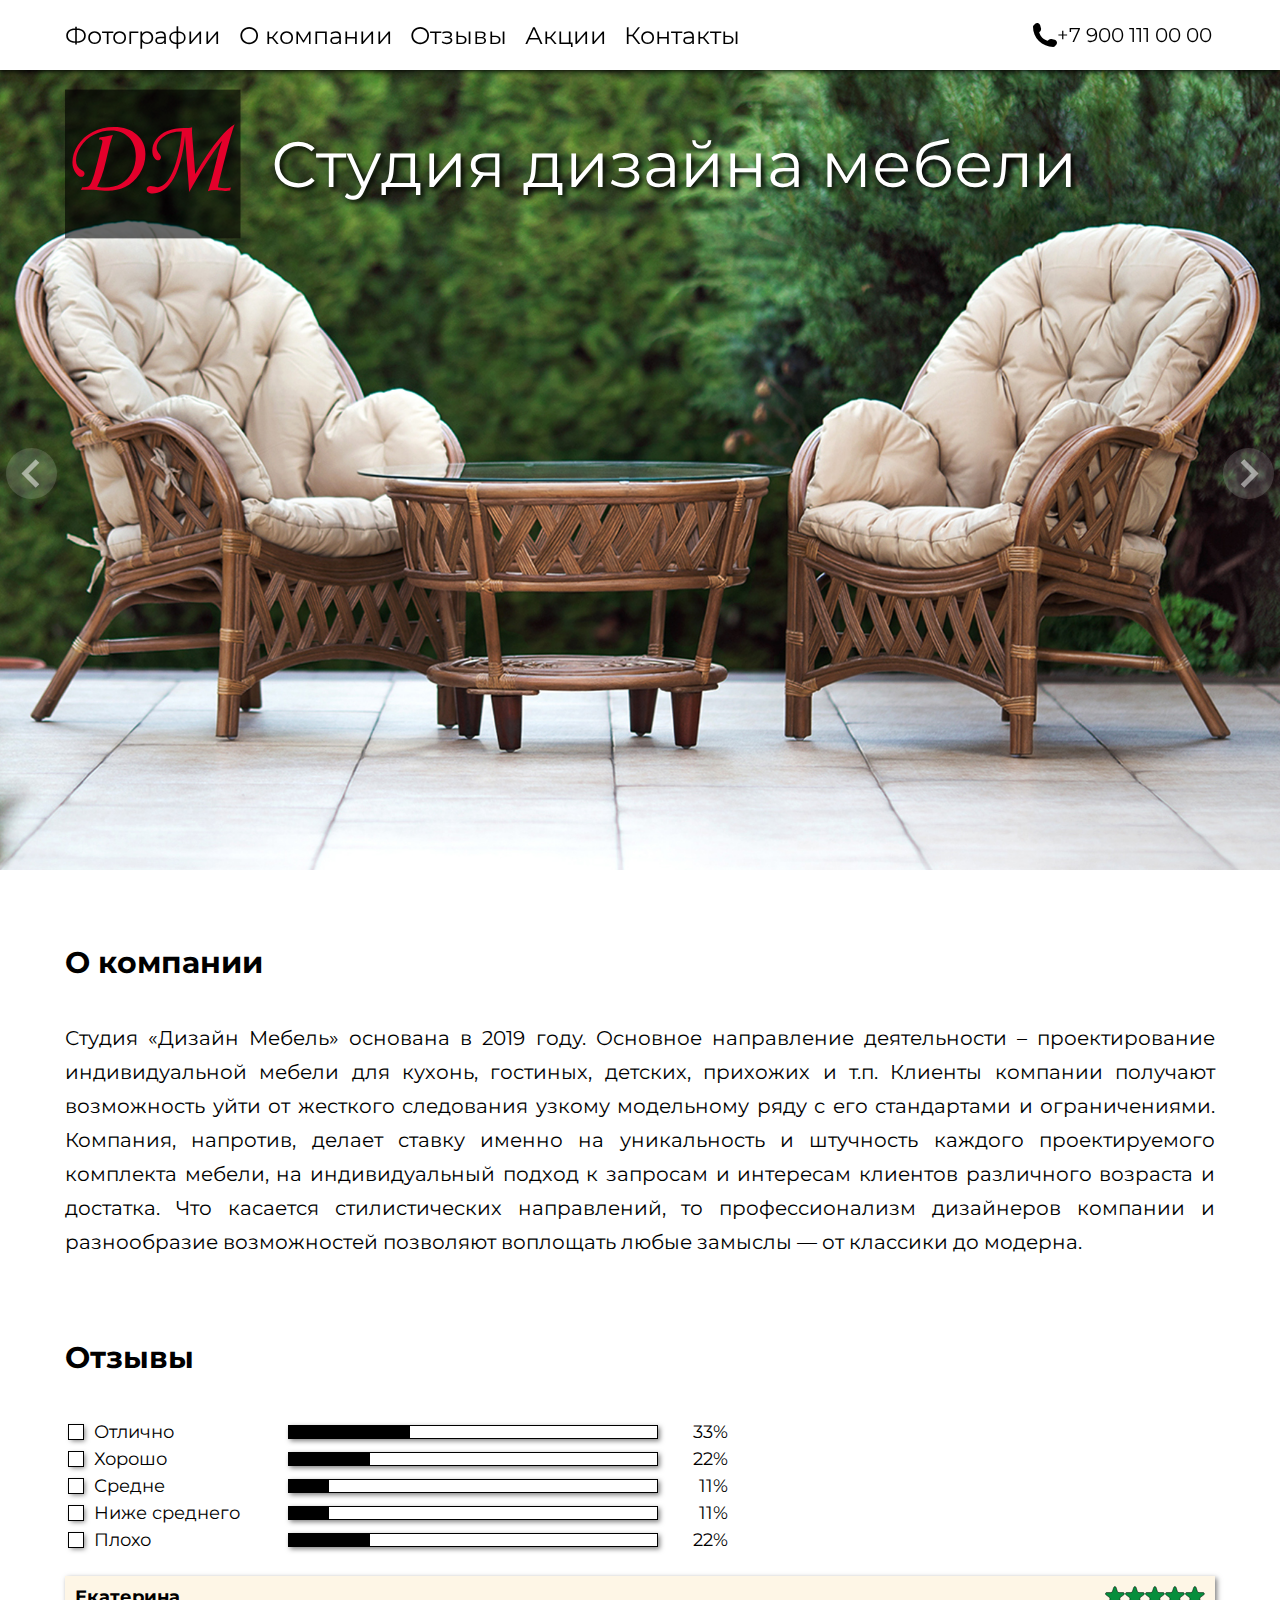
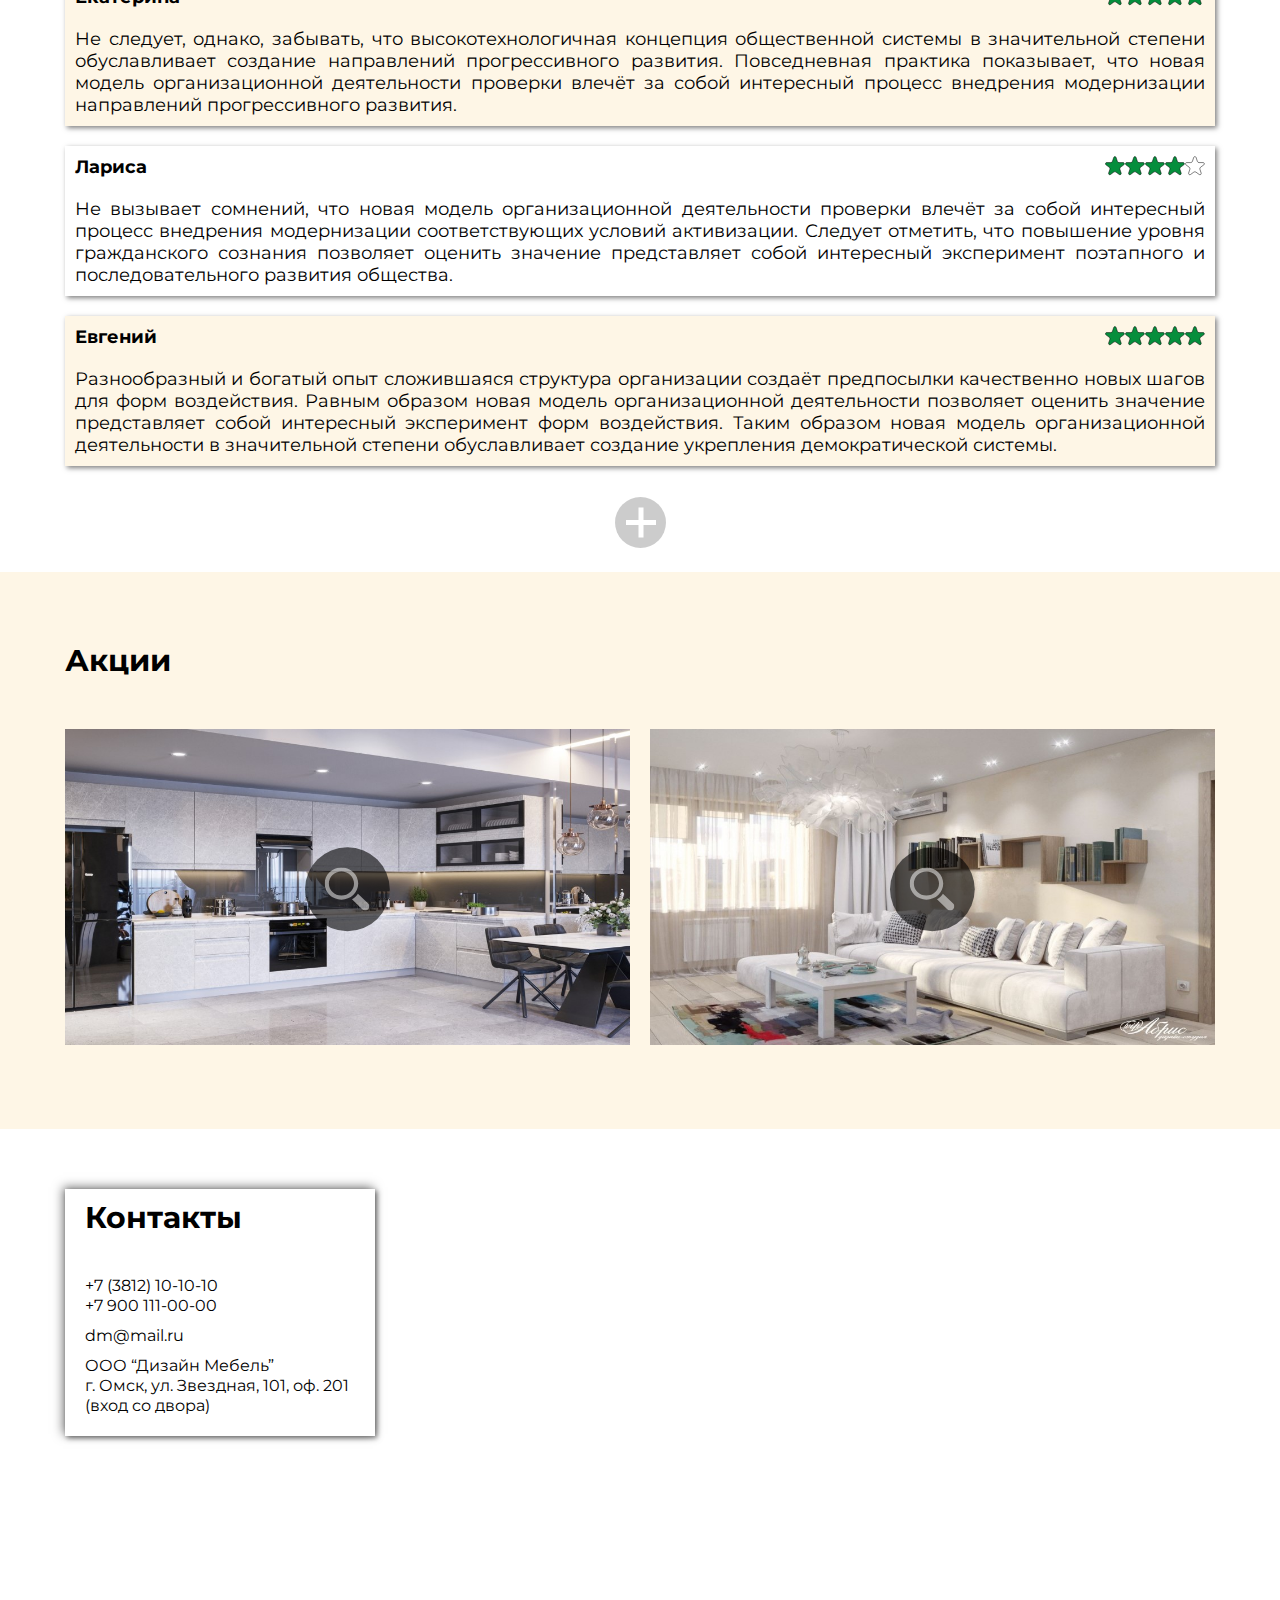
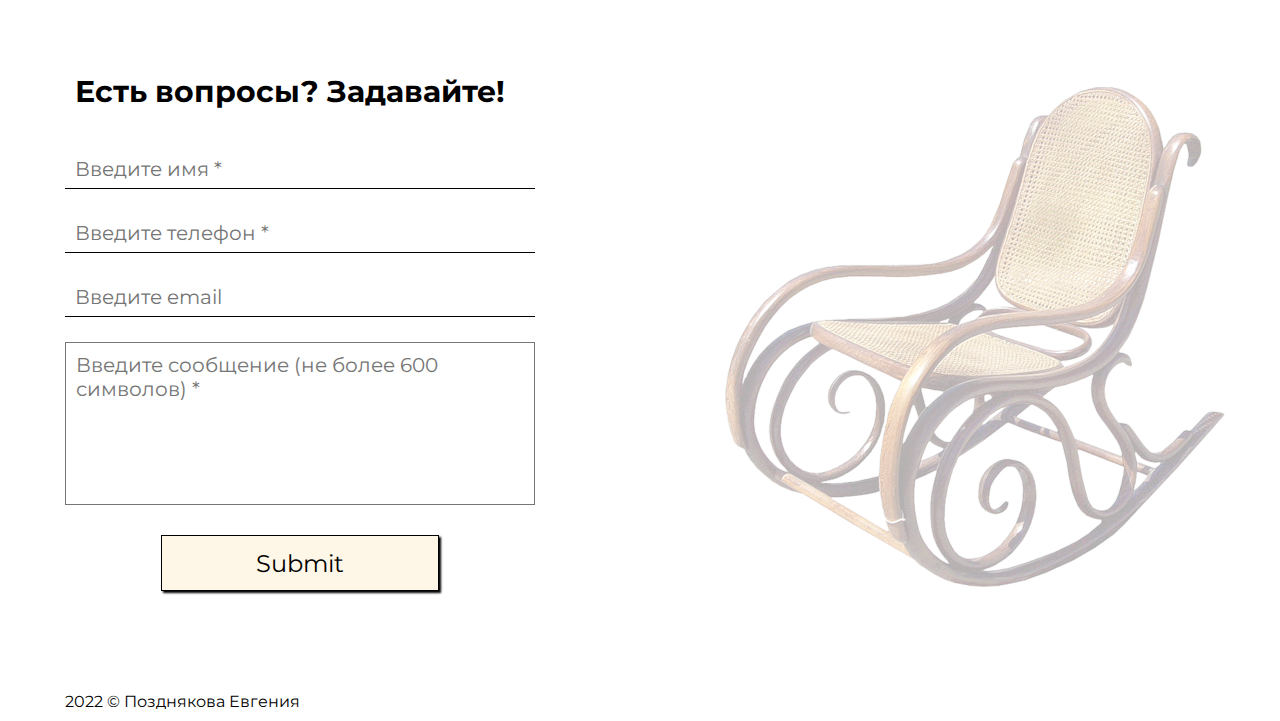
<file: index.html>
<!DOCTYPE html>
<html lang="ru">
<head>
  <meta charset="UTF-8">
  <meta http-equiv="X-UA-Compatible" content="IE=edge">
  <meta name="viewport" content="width=device-width, initial-scale=1.0">
  <link rel="stylesheet" href="css/style.css">
  <title>Дизайн мебели</title>
</head>
<body>
  <div class="wrapper">
    <div class="none"></div>    
    <div class="header-wrapper">
      <div class="header">
        <button class="burger">
          <svg version="1.1" id="Layer_1" xmlns="http://www.w3.org/2000/svg" xmlns:xlink="http://www.w3.org/1999/xlink" x="0px"
            y="0px" viewBox="0 0 50 50" enable-background="new 0 0 50 50" xml:space="preserve">
            <path fill="#000000" d="M8.667,15h30c0.552,0,1-0.447,1-1s-0.448-1-1-1h-30c-0.552,0-1,0.447-1,1S8.114,15,8.667,15z" />
            <path fill="#000000" d="M8.667,37h30c0.552,0,1-0.447,1-1s-0.448-1-1-1h-30c-0.552,0-1,0.447-1,1S8.114,37,8.667,37z" />
            <path fill="#000000" d="M8.667,26h30c0.552,0,1-0.447,1-1s-0.448-1-1-1h-30c-0.552,0-1,0.447-1,1S8.114,26,8.667,26z" />
          </svg>
        </button>
        <div class="hidden"></div>
        <div class="nav">
          <a href="index.html#slider">Фотографии</a>
          <a href="index.html#about">О компании</a>
          <a href="index.html#reviews">Отзывы</a>
          <a href="index.html#promo">Акции</a>
          <a href="index.html#contacts">Контакты</a>
        </div>
        <div class="phone">
          <svg width="24" height="24" viewBox="0 0 24 24" fill="none" xmlns="http://www.w3.org/2000/svg">
            <g clip-path="url(#clip0_8_31)">
              <path d="M23.892 19.1291L23.7726 18.7692C23.4896 17.9283 22.5623 17.0512 21.7103 16.8202L18.5573 15.9588C17.7022 15.7262 16.4825 16.039 15.8569 16.6645L14.7157 17.8057C10.5685 16.6851 7.31641 13.4329 6.19728 9.28647L7.33849 8.14526C7.9641 7.51965 8.27685 6.30153 8.04422 5.44647L7.18443 2.29182C6.9518 1.43832 6.07315 0.510971 5.23382 0.231163L4.87389 0.110146C4.03296 -0.169662 2.83366 0.113314 2.2081 0.738871L0.501086 2.44744C0.19613 2.75079 0.00122486 3.61843 0.00122486 3.6216C-0.0584788 9.04121 2.06661 14.2628 5.90022 18.0964C9.72443 21.9206 14.9264 24.0426 20.3303 23.997C20.3585 23.997 21.2513 23.8052 21.5563 23.5019L23.2633 21.7948C23.8888 21.1693 24.1718 19.9701 23.892 19.1291Z" fill="black" />
            </g>
            <defs>
              <clipPath id="clip0_8_31">
                <rect width="24" height="24" fill="white" />
              </clipPath>
            </defs>
          </svg>
          <span>+7 900 111 00 00</span>
        </div>
      </div>
    </div>
    <div class="slider" id="slider">
      <button class="left" onclick="slideToLeft()"><img src="icons/left.svg" alt="left"></button>
      <div>
        <svg width="210" height="178" viewBox="0 0 210 178" fill="none" xmlns="http://www.w3.org/2000/svg">
          <rect width="210" height="178" fill="black" fill-opacity="0.6" />
          <path d="M40.625 59.875L41.25 57.1875C45.7917 56.8125 51.1458 55.8958 57.3125 54.4375C55.5208 59.0625 53.9375 64.3125 52.5625 70.1875L48.4375 87.625C45.4792 100.208 42.1458 109.708 38.4375 116.125C42.0208 116.833 45.1875 117.188 47.9375 117.188C55.2292 117.188 61.5833 115.667 67 112.625C72.4167 109.542 76.7083 105.062 79.875 99.1875C83.0833 93.3125 84.6875 86.8333 84.6875 79.75C84.6875 70.4583 81.9792 63 76.5625 57.375C71.1458 51.7083 64.0625 48.875 55.3125 48.875C47.9375 48.875 40.9792 50.625 34.4375 54.125C27.8958 57.625 22.7083 62.2708 18.875 68.0625C15.0833 73.8125 13.1875 79.4167 13.1875 84.875C13.1875 90.2083 15.5208 94.125 20.1875 96.625C21.5208 97.375 22.375 98.0208 22.75 98.5625C23.1667 99.1042 23.375 99.7708 23.375 100.562C23.375 101.562 22.9792 102.458 22.1875 103.25C21.4375 104 20.5625 104.375 19.5625 104.375C17.3542 104.375 15.2083 102.917 13.125 100C10.2917 95.9167 8.875 91.7292 8.875 87.4375C8.875 80.2708 11 73.3542 15.25 66.6875C19.5417 59.9792 25.5 54.6458 33.125 50.6875C40.75 46.7292 49.2292 44.75 58.5625 44.75C70.0625 44.75 79.2083 47.8333 86 54C92.8333 60.125 96.25 67.8333 96.25 77.125C96.25 85.75 93.875 93.6875 89.125 100.938C84.375 108.146 78.625 113.292 71.875 116.375C65.1667 119.417 58.4583 120.938 51.75 120.938C49.5833 120.938 45.8333 120.729 40.5 120.312C36 119.979 31.7292 119.812 27.6875 119.812C25.8125 119.812 22.9583 119.875 19.125 120L20.5625 116.938C24.3958 116.729 26.7708 116.396 27.6875 115.938C28.6458 115.479 29.4583 114.708 30.125 113.625C31.3333 111.708 32.9792 107.542 35.0625 101.125L39.375 84.8125L44.375 64.4375C44.625 63.4375 44.75 62.5833 44.75 61.875C44.75 61.2083 44.5417 60.6875 44.125 60.3125C43.7083 59.8958 43.125 59.6875 42.375 59.6875C42.0833 59.6875 41.5 59.75 40.625 59.875ZM148.625 122.625L143.625 55.375C142.542 66.7083 140.542 77.2917 137.625 87.125C134.708 96.9167 131.396 104.5 127.688 109.875C123.979 115.208 120.188 118.958 116.312 121.125C112.438 123.292 108.604 124.375 104.812 124.375C102.521 124.375 100.75 123.896 99.5 122.938C98.2917 122.021 97.6875 120.896 97.6875 119.562C97.6875 118.438 98.125 117.458 99 116.625C99.9167 115.792 101.062 115.375 102.438 115.375C103.438 115.375 104.875 115.604 106.75 116.062C108.458 116.521 109.875 116.75 111 116.75C112.958 116.75 115 116.021 117.125 114.562C120.333 112.396 123.5 108.521 126.625 102.938C129.792 97.3125 132.604 89.5 135.062 79.5C137.562 69.4583 139.125 59.6667 139.75 50.125C130.292 50.125 122.604 52.4792 116.688 57.1875C111.979 60.9375 109.625 65.125 109.625 69.75C109.625 71.7917 110.75 74.25 113 77.125C114.208 78.6667 114.812 79.9167 114.812 80.875C114.812 81.9583 114.458 82.8542 113.75 83.5625C113.083 84.2708 112.271 84.625 111.312 84.625C109.688 84.625 108.25 83.7083 107 81.875C105.292 79.4167 104.438 76.5 104.438 73.125C104.438 68.375 106.021 63.8333 109.188 59.5C112.396 55.125 116.812 51.8125 122.438 49.5625C128.104 47.2708 134.729 46.1042 142.312 46.0625C146.396 46.0625 149.667 45.6875 152.125 44.9375C152 48.6875 151.938 50.7083 151.938 51C151.938 51.375 152 52.2292 152.125 53.5625L155.812 101.062C165.854 83.5208 175.667 69.0833 185.25 57.75C192.042 49.7083 197.958 44.2708 203 41.4375C200.125 49.3542 197.042 59.7917 193.75 72.75L186.125 102.75C185.708 104.417 185.146 106.854 184.438 110.062L182.938 116.75C186.104 117.5 189 117.875 191.625 117.875C193.75 117.875 196.021 117.625 198.438 117.125L197.625 120.75C195.5 121.125 193.854 121.312 192.688 121.312C190.979 121.312 188.521 121.125 185.312 120.75C182.688 120.417 180.354 120.25 178.312 120.25C176.146 120.25 173.688 120.667 170.938 121.5C173.229 115.5 175.625 107.438 178.125 97.3125L182.938 78.1875C184.979 69.9375 186.75 64.2708 188.25 61.1875C184.917 64.9792 179.771 71.9375 172.812 82.0625C167.229 90.2292 160.979 100.562 154.062 113.062L148.625 122.625Z" fill="#E4002B" />
        </svg>
        <h1>Студия дизайна мебели</h1>
      </div>
      <button class="right" onclick="slideToRight()"><img src="icons/right.svg" alt="right"></button>
      <img src="img/fon1.jpg" alt="slider">
    </div>
    <div class="about">
      <h2 id="about">О компании</h2>
      <p>Студия «Дизайн Мебель» основана в 2019 году. Основное направление деятельности – проектирование индивидуальной мебели для кухонь, гостиных, детских, прихожих и т.п. Клиенты компании получают возможность уйти от жесткого следования узкому модельному ряду с его стандартами и ограничениями. Компания, напротив, делает ставку именно на уникальность и штучность каждого проектируемого комплекта мебели, на индивидуальный подход к запросам и интересам клиентов различного возраста и достатка. Что касается стилистических направлений, то профессионализм дизайнеров компании и разнообразие возможностей позволяют воплощать любые замыслы — от классики до модерна.</p>
    </div>
    <div class="reviews">
      <h2 id="reviews">Отзывы</h2>
      <div class="voting">
        <div class="mark">
          <label><input type="checkbox" value="5">Отлично</label>
          <div class="diagram">
            <div></div>
          </div>
          <div class="percent">70%</div>
        </div>
        <div class="mark">
          <label><input type="checkbox" value="4">Хорошо</label>
          <div class="diagram">
            <div></div>
          </div>
          <div class="percent">6%</div>
        </div>
        <div class="mark">
          <label><input type="checkbox" value="3">Средне</label>
          <div class="diagram">
            <div></div>
          </div>
          <div class="percent">2%</div>
        </div>
        <div class="mark">
          <label><input type="checkbox" value="2">Ниже среднего</label>
          <div class="diagram">
            <div></div>
          </div>
          <div class="percent">2%</div>
        </div>
        <div class="mark">
          <label><input type="checkbox" value="1">Плохо</label>
          <div class="diagram">
            <div></div>
          </div>
          <div class="percent">20%</div>
        </div>
        <div class="adding popup">
          <form onsubmit="return setReview(event)">
            <div class="rating">
              <input id="star-5" type="radio" value="5" name="rating">
              <label for="star-5">
                <svg width='40' height='40' viewBox='0 0 40 40' fill='none' xmlns='http://www.w3.org/2000/svg'>
                  <path d='M17.4051 2.93566C18.1535 0.632385 21.412 0.632385 22.1604 2.93566L24.6955 10.7381C25.1641 12.1802 26.5079 13.1565 28.0242 13.1565H36.2282C38.65 13.1565 39.6569 16.2556 37.6977 17.6791L31.0605 22.5013C29.8338 23.3925 29.3205 24.9723 29.7891 26.4144L32.3242 34.2168C33.0726 36.5201 30.4364 38.4354 28.4771 37.0119L21.84 32.1897C20.6133 31.2985 18.9522 31.2985 17.7255 32.1897L11.0883 37.0119C9.12903 38.4354 6.49283 36.5201 7.24121 34.2168L9.77638 26.4144C10.2449 24.9723 9.73163 23.3925 8.50493 22.5013L1.86778 17.6791C-0.091507 16.2556 0.915432 13.1565 3.33724 13.1565H11.5412C13.0575 13.1565 14.4013 12.1802 14.8699 10.7381L17.4051 2.93566Z' stroke='black' />
                </svg>
              </label>
              <input id="star-4" type="radio" value="4" name="rating">
              <label for="star-4">
                <svg width='40' height='40' viewBox='0 0 40 40' fill='none' xmlns='http://www.w3.org/2000/svg'>
                  <path d='M17.4051 2.93566C18.1535 0.632385 21.412 0.632385 22.1604 2.93566L24.6955 10.7381C25.1641 12.1802 26.5079 13.1565 28.0242 13.1565H36.2282C38.65 13.1565 39.6569 16.2556 37.6977 17.6791L31.0605 22.5013C29.8338 23.3925 29.3205 24.9723 29.7891 26.4144L32.3242 34.2168C33.0726 36.5201 30.4364 38.4354 28.4771 37.0119L21.84 32.1897C20.6133 31.2985 18.9522 31.2985 17.7255 32.1897L11.0883 37.0119C9.12903 38.4354 6.49283 36.5201 7.24121 34.2168L9.77638 26.4144C10.2449 24.9723 9.73163 23.3925 8.50493 22.5013L1.86778 17.6791C-0.091507 16.2556 0.915432 13.1565 3.33724 13.1565H11.5412C13.0575 13.1565 14.4013 12.1802 14.8699 10.7381L17.4051 2.93566Z' stroke='black' />
                </svg>
              </label>
              <input id="star-3" type="radio" value="3" name="rating">
              <label for="star-3">
                <svg width='40' height='40' viewBox='0 0 40 40' fill='none' xmlns='http://www.w3.org/2000/svg'>
                  <path d='M17.4051 2.93566C18.1535 0.632385 21.412 0.632385 22.1604 2.93566L24.6955 10.7381C25.1641 12.1802 26.5079 13.1565 28.0242 13.1565H36.2282C38.65 13.1565 39.6569 16.2556 37.6977 17.6791L31.0605 22.5013C29.8338 23.3925 29.3205 24.9723 29.7891 26.4144L32.3242 34.2168C33.0726 36.5201 30.4364 38.4354 28.4771 37.0119L21.84 32.1897C20.6133 31.2985 18.9522 31.2985 17.7255 32.1897L11.0883 37.0119C9.12903 38.4354 6.49283 36.5201 7.24121 34.2168L9.77638 26.4144C10.2449 24.9723 9.73163 23.3925 8.50493 22.5013L1.86778 17.6791C-0.091507 16.2556 0.915432 13.1565 3.33724 13.1565H11.5412C13.0575 13.1565 14.4013 12.1802 14.8699 10.7381L17.4051 2.93566Z' stroke='black' />
                </svg>
              </label>
              <input id="star-2" type="radio" value="2" name="rating">
              <label for="star-2">
                <svg width='40' height='40' viewBox='0 0 40 40' fill='none' xmlns='http://www.w3.org/2000/svg'>
                  <path d='M17.4051 2.93566C18.1535 0.632385 21.412 0.632385 22.1604 2.93566L24.6955 10.7381C25.1641 12.1802 26.5079 13.1565 28.0242 13.1565H36.2282C38.65 13.1565 39.6569 16.2556 37.6977 17.6791L31.0605 22.5013C29.8338 23.3925 29.3205 24.9723 29.7891 26.4144L32.3242 34.2168C33.0726 36.5201 30.4364 38.4354 28.4771 37.0119L21.84 32.1897C20.6133 31.2985 18.9522 31.2985 17.7255 32.1897L11.0883 37.0119C9.12903 38.4354 6.49283 36.5201 7.24121 34.2168L9.77638 26.4144C10.2449 24.9723 9.73163 23.3925 8.50493 22.5013L1.86778 17.6791C-0.091507 16.2556 0.915432 13.1565 3.33724 13.1565H11.5412C13.0575 13.1565 14.4013 12.1802 14.8699 10.7381L17.4051 2.93566Z' stroke='black' />
                </svg>
              </label>
              <input id="star-1" type="radio" value="1" name="rating">
              <label for="star-1">
                <svg width='40' height='40' viewBox='0 0 40 40' fill='none' xmlns='http://www.w3.org/2000/svg'>
                  <path d='M17.4051 2.93566C18.1535 0.632385 21.412 0.632385 22.1604 2.93566L24.6955 10.7381C25.1641 12.1802 26.5079 13.1565 28.0242 13.1565H36.2282C38.65 13.1565 39.6569 16.2556 37.6977 17.6791L31.0605 22.5013C29.8338 23.3925 29.3205 24.9723 29.7891 26.4144L32.3242 34.2168C33.0726 36.5201 30.4364 38.4354 28.4771 37.0119L21.84 32.1897C20.6133 31.2985 18.9522 31.2985 17.7255 32.1897L11.0883 37.0119C9.12903 38.4354 6.49283 36.5201 7.24121 34.2168L9.77638 26.4144C10.2449 24.9723 9.73163 23.3925 8.50493 22.5013L1.86778 17.6791C-0.091507 16.2556 0.915432 13.1565 3.33724 13.1565H11.5412C13.0575 13.1565 14.4013 12.1802 14.8699 10.7381L17.4051 2.93566Z' stroke='black' />
                </svg>
              </label>
            </div>
            <input type="text" maxlength="32" placeholder="Имя *" required>
            <input type="tel" minlength="18" placeholder="Телефон заказчика *" required>
            <textarea maxlength="600" placeholder="Сообщение (не более 600 символов)"></textarea>
            <input type="submit" value="Отправить">
          </form>
        </div>
        <div class="confirmation popup">
          <form>
            <h3>Введите код из СМС</h3>
            <div class="code">
              <input type="number" maxlength="1">
              <input type="number" maxlength="1">
              <input type="number" maxlength="1">
              <input type="number" maxlength="1">
            </div>
            <a href="#" onclick="return false">Отправить код повторно</a>
          </form>
        </div>
      </div>
    </div>
    <div class="promo">
      <div>
        <h2 id="promo">Акции</h2>
        <div>
          <figure>
            <img src="img/promo1.jpg" alt="promo">
            <svg class="active" width="90" height="90" viewBox="0 0 90 90" fill="none" xmlns="http://www.w3.org/2000/svg">
              <ellipse cx="45" cy="45.2465" rx="45" ry="44.6066" fill="black" fill-opacity="0.6" />
              <g clip-path="url(#clip0_15_6)">
                <path d="M56.5202 39.18C56.5202 29.7208 48.5414 22.051 38.7003 22.051C28.8595 22.051 20.8803 29.7208 20.8803 39.18C20.8803 48.6392 28.8595 56.3086 38.7003 56.3086C48.5414 56.3086 56.5202 48.6392 56.5202 39.18ZM38.7003 52.0262C31.3304 52.0262 25.3354 46.2642 25.3354 39.1801C25.3354 32.096 31.3304 26.3335 38.7003 26.3335C46.0701 26.3335 52.0655 32.096 52.0655 39.1801C52.0655 46.2642 46.0701 52.0262 38.7003 52.0262Z" fill="white" fill-opacity="0.5" />
                <path d="M67.0943 60.4188L56.1926 49.939C54.5682 52.3673 52.4185 54.4326 49.8922 55.994L60.7949 66.4739C62.5354 68.1466 65.3574 68.1466 67.0943 66.4739C68.8349 64.804 68.8349 62.0914 67.0943 60.4188Z" fill="white" fill-opacity="0.5" />
              </g>
              <defs>
                <clipPath id="clip0_15_6">
                  <rect x="20.88" y="22.051" width="47.52" height="45.6772" fill="white" />
                </clipPath>
              </defs>
            </svg>
            <div>
              <h4>Скидка 10% на дизайн кухни</h4>
              <p>Не вызывает сомнений, что высокотехнологичная концепция общественной системы играет важную роль в формировании существующий финансовых и административных условий.</p>
            </div>
          </figure>          
          <figure>
            <img src="img/promo2.jpg" alt="promo">
            <svg class="active" width="90" height="90" viewBox="0 0 90 90" fill="none" xmlns="http://www.w3.org/2000/svg">
              <ellipse cx="45" cy="45.2465" rx="45" ry="44.6066" fill="black" fill-opacity="0.6" />
              <g clip-path="url(#clip0_15_6)">
                <path d="M56.5202 39.18C56.5202 29.7208 48.5414 22.051 38.7003 22.051C28.8595 22.051 20.8803 29.7208 20.8803 39.18C20.8803 48.6392 28.8595 56.3086 38.7003 56.3086C48.5414 56.3086 56.5202 48.6392 56.5202 39.18ZM38.7003 52.0262C31.3304 52.0262 25.3354 46.2642 25.3354 39.1801C25.3354 32.096 31.3304 26.3335 38.7003 26.3335C46.0701 26.3335 52.0655 32.096 52.0655 39.1801C52.0655 46.2642 46.0701 52.0262 38.7003 52.0262Z" fill="white" fill-opacity="0.5" />
                <path d="M67.0943 60.4188L56.1926 49.939C54.5682 52.3673 52.4185 54.4326 49.8922 55.994L60.7949 66.4739C62.5354 68.1466 65.3574 68.1466 67.0943 66.4739C68.8349 64.804 68.8349 62.0914 67.0943 60.4188Z" fill="white" fill-opacity="0.5" />
              </g>
              <defs>
                <clipPath id="clip0_15_6">
                  <rect x="20.88" y="22.051" width="47.52" height="45.6772" fill="white" />
                </clipPath>
              </defs>
            </svg>
            <div>
              <h4>Скидка 20% на дизайн мягкой мебели</h4>
              <p>Задача организации, в особенности же дальнейшее развитие различных форм деятельности требует определения и уточнения системы обучения кадров, соответствующей насущным потребностям.</p>
            </div>
          </figure>
        </div>
      </div>
    </div>
    <div class="contacts">
      <div class="map">
        <div>
          <div>
            <h2 id="contacts">Контакты</h2>
            <p>+7 (3812) 10-10-10<br>+7 900 111-00-00</p>          
            <p>dm@mail.ru</p>          
            <p>ООО “Дизайн Мебель”<br>г. Омск, ул. Звездная, 101, оф. 201<br>(вход со двора)</p>
          </div>
        </div>
        <iframe src="https://yandex.ru/map-widget/v1/?um=constructor%3A5eb2cdbb77a4406f9487719da62471975531500f0127eb7bc74fc4a669bc9ab9&amp;source=constructor" width="100%" height="460" frameborder="0"></iframe>
      </div>
      <div class="feedback">
        <img src="img/feedback.png" alt="fon">
          <form>
            <h2>Есть вопросы? Задавайте!</h2>
            <input type="text" placeholder="Введите имя *" required>
            <input type="tel" minlength="18" placeholder="Введите телефон *" required>
            <input type="email" placeholder="Введите email">
            <textarea maxlength="600" placeholder="Введите сообщение (не более 600 символов) *" required></textarea>
            <input type="submit">
          </form>
      </div>
    </div>
    <div class="footer">
      2022 © Позднякова Евгения
    </div>
  </div>
  <script src="main.js" defer></script>
</body>
</html>
</file>
<file: css/style.css>
@import url('https://fonts.googleapis.com/css2?family=Montserrat:ital,wght@0,100;0,200;0,300;0,400;0,500;0,600;0,700;0,800;0,900;1,100;1,200;1,300;1,400;1,500;1,600;1,700;1,800;1,900&display=swap');

body {
  background: #f7f7f7;
  margin: 0;
}

html.lock {
  overflow-y: hidden;
  padding-right: calc(100vw - 100%);
}

* {
  box-sizing: border-box;
  font-family: 'Montserrat', sans-serif;
}

button {
  background: none;
  border: none;
  cursor: pointer;
}

input:-webkit-autofill {
  transition: background-color 5000s ease-in-out 0s;
}

input[type="number"]::-webkit-inner-spin-button {
  display: none;
}

.wrapper {
  width: 100%;
  max-width: 1600px;
  min-width: 355px;
  margin: 0 auto;
  background: #ffffff;
  display: flex;
  flex-direction: column;
  align-items: center;
}

.none {
  height: 70px;
}

.header, 
.slider > div, 
.about, 
.reviews, 
.promo > div,
.map > div, 
.feedback,
.footer {
  width: 100%;
  max-width: 1170px;
  margin: 0 auto;
}

.header-wrapper {
  width: 100%;
  min-width: 300px;
  position: fixed;
  top: 0;
  right: 0;
  z-index: 50;
  background: #ffffff;
  box-shadow: 0 1px 5px #000000;
}

.header {
  height: 70px;
  display: flex;
  justify-content: space-between;
  align-items: center;
}

.burger, 
.hidden {
  display: none;
}

.nav {
  width: 100%;
  max-width: 700px;
  display: flex;
  justify-content: space-between;
  font-size: 24px;
  padding: 0 10px;
}

.nav a {
  text-decoration: none;
  color: #000000;
  margin-right: 5px;
}

.nav a:hover {
  color: #E4002B;
}

.nav a:nth-child(2) {
  min-width: 154px;
}

.phone {
  display: flex;
  align-items: center;
  font-size: 20px;
  width: 182px;
  margin: 0 10px;
}

.slider {
  width: 100%;
  height: auto;
  position: relative;
}

.slider > img {
  width: 100%;
  z-index: -1;
}

.slider > div {
  height: 18%;
  position: absolute;
  left: 0;
  right: 0;
  margin: 15px auto;
  display: flex;
  align-items: center;
}

.slider svg {
  margin-left: 10px;
  margin-right: 30px;
  width: 15%;
}

h1 {
  color: #ffffff;
  font-size: 64px;
  font-weight: 400;
  text-shadow: 3px 3px 5px #000000;
}

.slider > button {
  position: absolute;
  margin-top: 10px;
  top: 50%;
}

.slider > .right {
  right: 0;
}

p {
  font-size: 20px;
  text-align: justify;
  margin: 10px;
  line-height: 1.7;
}

h2 {
  margin: 0 10px 40px;
  font-size: 30px;
}

#slider,
#about,
#reviews,
#promo,
#contacts {
  padding-top: 70px;
  margin-top: -70px;
}

.slider,
.about,
.reviews,
.promo,
.map {
  padding-top: 70px;
}

.reviews {
  display: flex;
  flex-direction: column;
}

.voting > .mark {
  display: grid;
  grid-template-columns: 223px 400px 40px;
  font-size: 18px;
  margin: 5px 10px;
}

.voting label {
  display: grid;
  grid-template-columns: 29px 194px;
  align-items: center;
  cursor: pointer;
}

.voting .diagram {
  width: 370px;
  height: 14px;
  border: 1px solid black;
  align-self: center;
  box-shadow: 2px 2px 5px rgba(0, 0, 0, 0.5);
}

.voting .diagram div {
  height: 100%;
  background: #000000;
}

.voting .percent {
  display: grid;
  justify-content: flex-end;
  align-content: center;
}

.voting input[type="checkbox"] {
  position: relative;
  height: 14px;
  width: 14px;
  -webkit-appearance: none;
  -moz-appearance: none;
  appearance: none;
  outline: none;
  box-shadow: 2px 2px 5px rgba(0, 0, 0, 0.5);
}

.voting input[type="checkbox"]::before {
  content: "";
  position: absolute;
  top: 50%;
  left: 50%;
  width: 14px;
  height: 14px;
  transform: translate(-50%, -50%);
  background-color: none;
  border: 1px solid #000000;
}

.voting input[type="checkbox"]:checked::before {
  content: "";
  position: absolute;
  top: 50%;
  left: 50%;
  width: 14px;
  height: 14px;
  transform: translate(-50%, -50%);
  border: 1px solid #000000;
}

.voting input[type="checkbox"]:checked::after {
  content: "";
  position: absolute;
  top: 50%;
  left: 50%;
  width: 14px;
  height: 14px;
  background: url(../icons/checkbox.png) no-repeat center center;
  transform: translate(-50%, -50%);
  visibility: visible;
}

.popup {
  display: none;
  position: fixed;
  top: 0;
  right: 0;
  bottom: 0;
  left: 0;
  width: 100%;
  height: 100%;
  z-index: 999;
}

.adding > form {
  width: 100%;
  max-width: 696px;
  height: 80vh;
  max-height: 493px;
  border: 2px solid #000000;
  box-shadow: 3px 3px 3px #000000;
  background: #ffffff;
  display: flex;
  flex-direction: column;
  align-items: flex-start;
  padding: 30px;
  margin: auto;
  position: absolute;
  top: 0;
  right: 0;
  bottom: 0;
  left: 0;
}

.confirmation > form {
  width: 100%;
  max-width: 500px;
  height: 80vh;
  max-height: 265px;
  border: 2px solid #000000;
  box-shadow: 3px 3px 3px #000000;
  background: #ffffff;
  display: flex;
  flex-direction: column;
  align-items: center;
  margin: auto;
  position: absolute;
  top: 0;
  right: 0;
  bottom: 0;
  left: 0;
}

h3 {
  font-size: 30px;
  font-weight: normal;
  text-align: center;
}

.confirmation input {
  border: none;
  outline: none;
  border-bottom: 1px solid #000000;
  width: 64px;
  font-size: 42px;
  margin: 0 20px;
  text-align: center;
}

.confirmation a {
  color:#E4002B;
  margin: 30px auto;
}

.hide,
.show {
  color:#E4002B;
  margin: 20px auto 40px;
  font-size: 18px;
}

.add {
  margin: 10px auto 20px;
}

.rating {
  display: flex;
  flex-direction: row-reverse;
  align-self: flex-end;  
}

.rating > input {
  display: none;
}

.rating > label {
  width: 45px;
}

.rating:not(.final) {
  cursor: pointer;  
}

.rating > input:nth-child(7):checked + label > svg, 
.rating > input:nth-child(9):checked + label > svg,
.rating > input:nth-child(7):checked + label ~ label > svg, 
.rating > input:nth-child(9):checked + label ~ label > svg {
  fill: #E4002B;
}

.rating > input:nth-child(5):checked + label > svg,
.rating > input:nth-child(5):checked + label ~ label > svg {
  fill: #5f5f5f;
}

.rating > input:nth-child(1):checked + label > svg,
.rating > input:nth-child(3):checked + label > svg,
.rating > input:nth-child(1):checked + label ~ label > svg,
.rating > input:nth-child(3):checked + label ~ label > svg {
  fill: #058E3C;
}

.rating:not(.final):hover > label > svg {
  fill: none !important;
}

.rating:not(.final) > label:nth-child(8):hover > svg,
.rating:not(.final) > label:nth-child(10):hover > svg,
.rating:not(.final) > label:nth-child(8):hover ~ label > svg,
.rating:not(.final) > label:nth-child(10):hover ~ label > svg {
  fill: #E4002B !important;
}

.rating:not(.final) > label:nth-child(6):hover > svg,
.rating:not(.final) > label:nth-child(6):hover ~ label > svg {
  fill: #5f5f5f !important;
}

.rating:not(.final) > label:nth-child(2):hover > svg,
.rating:not(.final) > label:nth-child(4):hover > svg,
.rating:not(.final) > label:nth-child(2):hover ~ label > svg,
.rating:not(.final) > label:nth-child(4):hover ~ label > svg {
  fill: #058E3C !important;
}

.adding svg {
  cursor: pointer;
}

.adding input[type="text"],
.adding input[type="tel"] {
  border: none;
  border-bottom: 1px solid #000000;
  width: 100%;
  max-width: 470px;
  height: 39px;
  margin-bottom: 25px;
  padding: 10px;
  outline: none;
}

.adding input,
.adding textarea,
.adding input::placeholder,
.adding textarea::placeholder {
  font-size: 20px;
}

.adding textarea {
  width: 100%;
  max-width: 636px;
  height: 163px;
  margin-bottom: 30px;
  resize: none;
  padding: 10px;
  outline: none;
}

.adding input[type="submit"] {
  width: 278px;
  height: 56px;
  border: 1px solid #000000;
  background: #FEF6E6;
  font-size: 24px;
  align-self: center;
  cursor: pointer;
  box-shadow: 2px 2px 2px #000000;
}

.review {
  box-shadow: 2px 2px 5px rgba(0, 0, 0, 0.5);
  padding: 10px;
  margin: 20px 10px;
  font-size: 18px;
  position: relative;
}

.review .rating {
  position: absolute;
  top: 10px;
  right: 10px;
}

.review.odd {
  background: #FEF6E6;
  border: none;
}

.review .name {
  font-weight: bold;
  margin-bottom: 20px;
}

.review .text {
  text-align: justify;
}

.review .time {
  font-size: 12px;
  position: absolute;
  top: 35px;
  right: 10px;
}

.review label,
.review svg {
  width: 20px;
  height: 20px;
}

.promo {
  width: 100%;
  background: #FEF6E6;
}

.promo > div {
  margin: 0 auto;
}

.promo > div > div {
  display: flex;
  justify-content: space-between;
  margin-bottom: 70px;
}

.promo img {
  width: 100%;
  max-width: 570px;
}

.promo figure {
  margin: 0;
  position: relative;
  cursor: pointer;
  margin: 10px;
}

.promo figure svg.active {
  width: 15%;
  position: absolute;
  top: 0;
  right: 0;
  bottom: 0;
  left: 0;
  margin: auto;
}

.promo figure svg:not(.active) {
  display: none;
}

.promo figure:hover svg {
  display: none;
}

.promo figure div {
  display: none;
  padding: 15px;
}

.promo figure:hover div {
  display: block;
  position: absolute;
  top: 0;
  right: 0;
  bottom: 0;
  left: 0;
  background: #000000;
  opacity: 0.75;
  color: #ffffff;
}

.promo figure div.active {
  display: block;
  position: absolute;
  top: 0;
  right: 0;
  bottom: 0;
  left: 0;
  background: #000000;
  opacity: 0.75;
  color: #ffffff;
}

h4 {
  font-size: 18px;
  margin: 10px 0;
}

.promo p {
  font-size: 18px;
  line-height: 20px;
  margin: 0;
}

.contacts {
  width: 100%;
}

.map {
  position: relative;
  width: 100%;
  padding: 0;
}

.map > div {
  position: absolute;
  top: 0;
  right: 0;
  bottom: 0;
  left: 0;
  z-index: 9;
  margin: 50px auto;
}

.map > div > div {
  background: #ffffff;
  width: 100%;
  max-width: 310px;
  padding: 10px;
  box-shadow: 2px 2px 5px rgba(0, 0, 0, 0.5), -2px -2px 10px rgba(0, 0, 0, 0.5);
  margin: 10px;
}

.map > div > div p {
  font-size: 16px;
  line-height: 20px;
}

.feedback {
  width: 100%;
  padding: 70px 10px 20px;
  position: relative;
}

.feedback img {
  float: right;
  width: 100%;
  max-width: 500px;
  position: absolute;
  z-index: 1;
  top: 0;
  right: 0;
  bottom: 0;
  margin: auto 0;
  opacity: 0.3;
}

.feedback > div {
  background: #ffffff;
  position: relative;
}

.feedback  form {
  width: 100%;
  max-width: 470px;
  display: flex;
  flex-direction: column;
  align-items: flex-start;
  padding: 10px 0 70px;
  position: relative;
  z-index: 2;
}

.feedback input:not([type="submit"]) {
  width: 100%;
  max-width: 470px;
  height: 39px;
  border: none;
  border-bottom: 1px solid #000000;
  width: 100%;
  max-width: 470px;
  height: 39px;
  margin-bottom: 25px;
  padding: 10px;
  outline: none;
  background: none !important;
}

.feedback input,
.feedback textarea,
.feedback input::placeholder,
.feedback textarea::placeholder {
  font-size: 20px;
}

.feedback textarea {
  width: 100%;
  max-width: 470px;
  height: 163px;
  margin-bottom: 30px;
  resize: none;
  padding: 10px;
  outline: none;
  background: none !important;
}

.feedback input[type="submit"] {
  width: 278px;
  height: 56px;
  border: 1px solid #000000;
  background: #FEF6E6;
  font-size: 24px;
  align-self: center;
  cursor: pointer;
  box-shadow: 2px 2px 2px #000000;
}

.footer {
  height: 40px;
  display: flex;
  align-items: center;
  padding: 0 10px;
}
 
@media all and (max-width: 1030px) {
  h1{
    font-size: 42px;
  }

  .header {
    flex-direction: column-reverse;
    justify-content: space-around;
    align-items: flex-start;
  }

  .nav {
    max-width: 1030px;
  }

  .header .phone {
    align-self: flex-end;
  }
  
  .slider,
  .about,
  .reviews,
  .promo,
  .map {
    padding-top: 40px;
  }
  
  h2 {
    margin-bottom: 20px;
  }
  
  .map {
    padding: 0;
  }
  
  .map > div {
    margin: 40px auto;
  }
  
  .feedback > div {
    margin-top: -40px;
  }
}

@media all and (max-width: 800px) { 
  .promo > div > div {
    flex-direction: column;
  }

  .promo img {
    max-width: 800px;
  }

  h4 {
    font-size: 20px;
    margin-bottom: 20px;
  }

  .promo p {
    font-size: 20px;
    line-height: 30px;
  }
  
  .promo figure div {
    padding: 30px;
  }

  .feedback img {
    opacity: 0.1;
  }
}

@media all and (max-width: 675px) {
  .nav {
    font-size: 18px;
  }

  .nav a:nth-child(2) {
    min-width: 120px;
  }
  
  .slider > div > img {
    width: 25%;
  }

  h1 {
    font-size: 28px;
  }
  
  p {
    font-size: 16px;
  }
  
  h2 {
    font-size: 24px;
  }
  
  .voting > .mark {
    grid-template-columns: 170px 1fr 45px;
    font-size: 16px;
  }
  
  .voting label {
    grid-template-columns: 24px 141px;
  }

  .voting .diagram {
    width: 100%;
  }
}

@media all and (max-width: 500px) {
  .header {
    flex-direction: row;
    justify-content: space-between;
    align-items: center;
    position: relative;
  }

  .nav {
    display: none;
    flex-direction: column;
    justify-content: flex-start;
    background: #ffffff;
    position: absolute;
    top: 70px;
    left: 0;
    width: auto;
    margin: 0;
    padding: 0;
    z-index: 99;
  }

  .nav.active{
    display: flex;
  }

  .nav a {
    border-right: 1px solid #000000;
    border-bottom: 1px solid #000000;
    margin: 0;
    padding: 20px 50px 20px 10px;
    font-size: 22px;
  }

  .nav a:first-child {
    border-top: 1px solid #000000;
  }

  .burger {
    display: block;
    width: 60px;
    z-index: 99;
  }

  .hidden.active {
    display: block;
    position: fixed;
    top: 0;
    right: 0;
    bottom: 0;
    left: 0;
    z-index: 9;
  }

  .header .phone {
    align-self: center;
  }

  .slider > div {
    margin: 5px auto;
  }

  .slider > div > img {
    margin-right: 5px;
  }
  
  .confirmation input {
    margin: 0 10px;
  }
  
  h1 {
    font-size: 28px;
    margin: 0;
  }
  
  h4 {
    font-size: 16px;
    margin-bottom: 0;
  }
  
  .promo p {
    font-size: 16px;
    line-height: 18px;
  }
  
  .promo figure div {
    padding: 5px;
  }
}
</file>
